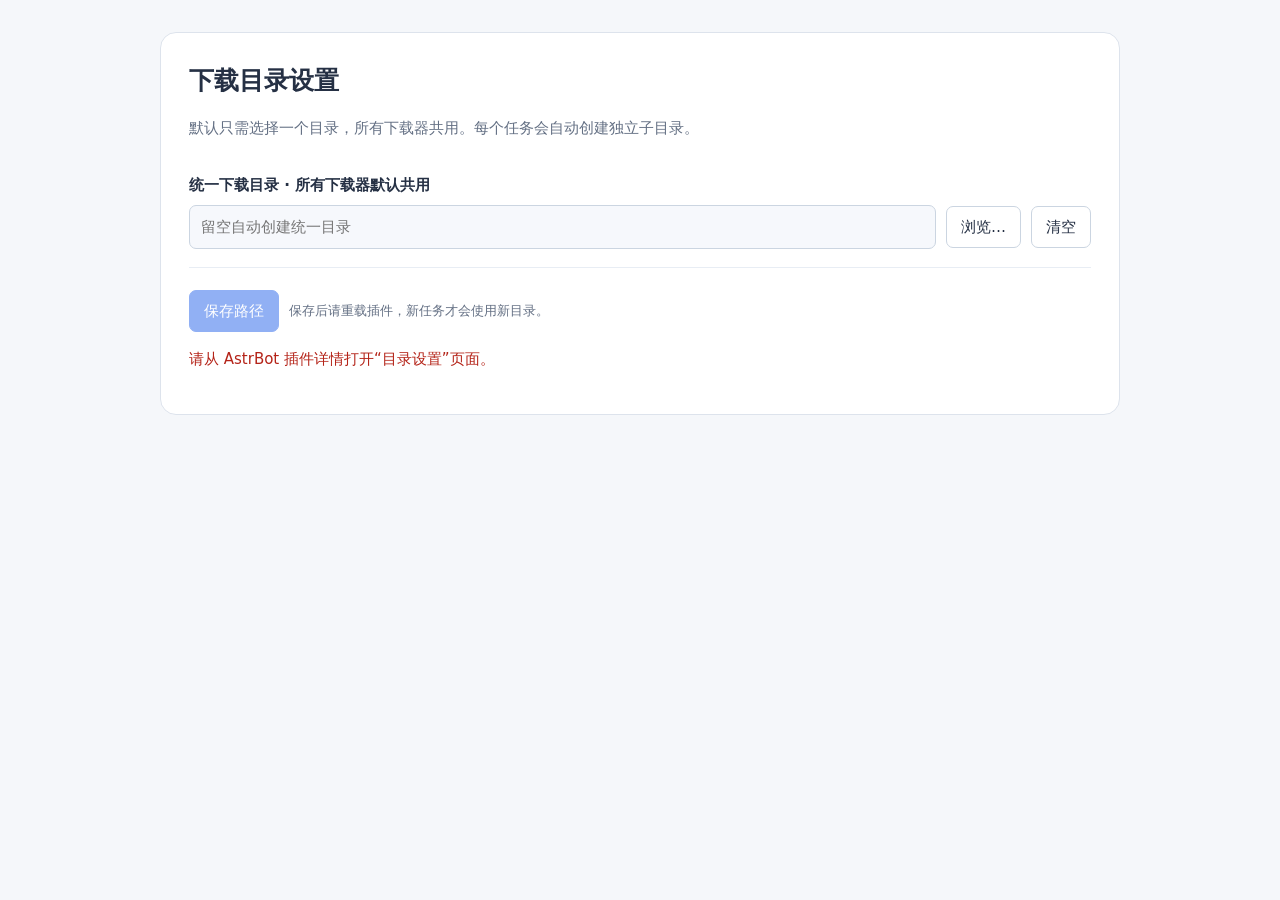
<file: views/paths/index.html>
<!doctype html>
<html lang="zh-CN"><head><meta charset="utf-8"><meta name="viewport" content="width=device-width,initial-scale=1"><title>下载目录设置</title><link rel="stylesheet" href="./style.css"></head>
<body><main>
  <h1>下载目录设置</h1><p class="intro">默认只需选择一个目录，所有下载器共用。每个任务会自动创建独立子目录。</p>
  <div id="shared-fields"></div>
  <section class="options" hidden><label><input id="separate" type="checkbox">为当前下载器设置独立目录（可选）</label><p class="intro">关闭后，当前下载器使用统一下载目录。</p></section>
  <div id="individual-fields" hidden></div><div id="program-fields"></div>
  <footer><button id="save" class="primary" disabled>保存路径</button><span>保存后请重载插件，新任务才会使用新目录。</span></footer>
  <p id="status" role="status">正在连接 AstrBot…</p>
</main>
<dialog id="picker"><form method="dialog"><header><h2 id="picker-title">选择目录</h2><button aria-label="关闭">×</button></header></form>
  <div id="drives"></div><div class="location"><button id="up">上一级</button><input id="location" aria-label="当前目录"><button id="go">前往</button><button id="start-location" hidden>返回起始位置</button></div>
  <p id="browse-status" role="status"></p><div id="entries"></div>
  <footer id="pagination" hidden><button id="previous-page">上一页</button><span id="page-info"></span><button id="next-page">下一页</button></footer>
  <footer><button id="choose" class="primary">使用此目录</button><button id="cancel">取消</button></footer>
</dialog><script type="module" src="./app.js"></script></body></html>
</file>
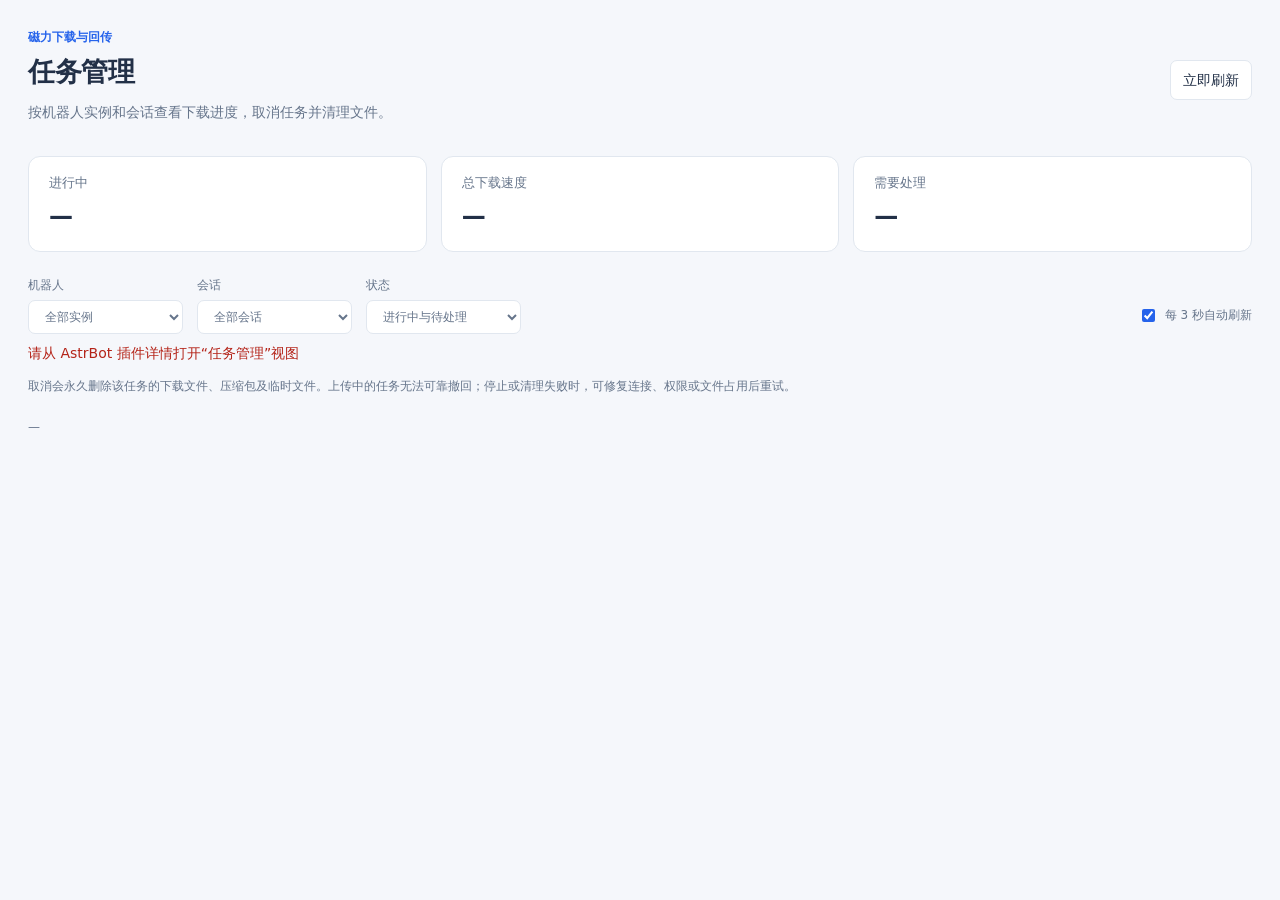
<file: views/tasks/index.html>
<!doctype html>
<html lang="zh-CN"><head><meta charset="utf-8"><meta name="viewport" content="width=device-width,initial-scale=1"><title>磁力任务管理</title><link rel="stylesheet" href="./style.css"></head>
<body><main>
  <header><div><p class="eyebrow">磁力下载与回传</p><h1>任务管理</h1><p class="muted">按机器人实例和会话查看下载进度，取消任务并清理文件。</p></div><button id="refresh">立即刷新</button></header>
  <section class="stats" aria-label="任务概况"><div><span>进行中</span><strong id="active">—</strong></div><div><span>总下载速度</span><strong id="speed">—</strong></div><div><span>需要处理</span><strong id="attention">—</strong></div></section>
  <section class="toolbar"><label>机器人<select id="platform"><option value="">全部实例</option></select></label><label>会话<select id="group"><option value="">全部会话</option></select></label><label>状态<select id="scope"><option value="live">进行中与待处理</option><option value="all">全部（含最近记录）</option><option value="attention">仅需要处理</option></select></label><label class="autorefresh"><input id="auto" type="checkbox" checked>每 3 秒自动刷新</label></section>
  <p id="status" role="status">正在连接 AstrBot…</p><p class="notice">取消会永久删除该任务的下载文件、压缩包及临时文件。上传中的任务无法可靠撤回；停止或清理失败时，可修复连接、权限或文件占用后重试。</p>
  <div id="groups"></div><p id="empty" hidden>当前筛选下没有任务。可切换会话或查看全部记录。</p>
  <footer id="updated">—</footer>
</main>
<dialog id="confirm"><h2 id="confirm-title">取消任务并删除文件？</h2><p id="confirm-name"></p><p id="confirm-description">将停止下载器中的此任务，并永久删除它的下载内容、压缩包和临时文件。此操作不可恢复。</p><p class="muted">其他任务及文件不受影响。已发送的 QQ 文件不会被撤回。</p><div class="dialog-actions"><button id="back">返回</button><button id="confirm-cancel" class="danger">取消并删除文件</button></div></dialog>
<script type="module" src="./app.js"></script></body></html>
</file>
<file: views/paths/style.css>
:root{font:15px/1.6 system-ui,sans-serif;color:#253044;background:#f5f7fa;color-scheme:light}*{box-sizing:border-box}body{margin:0}main{max-width:960px;margin:32px auto;padding:28px;background:#fff;border:1px solid #dde3ec;border-radius:16px}h1{margin:0;font-size:25px}h2{font-size:18px;margin:0}.intro,footer span{color:#647084}section{padding:18px 0;border-bottom:1px solid #e8edf4}label{display:block;font-weight:600;margin-bottom:8px}.row,.location,footer,header{display:flex;align-items:center;gap:10px}input{flex:1;min-width:0;border:1px solid #cbd5e1;border-radius:7px;padding:9px 11px;background:transparent;color:inherit;font:inherit}input[readonly]{background:#f6f8fc}button{font:inherit;border:1px solid #cbd5e1;border-radius:7px;padding:8px 14px;background:#fff;color:inherit;cursor:pointer}button:hover{background:#eef3fa}button:disabled{opacity:.5;cursor:wait}.primary{background:#2563eb;color:white;border-color:#2563eb}.primary:hover{background:#1d4ed8}footer{margin-top:22px;flex-wrap:wrap}footer span{font-size:13px}#status{min-height:24px}.error{color:#b42318}dialog{width:min(760px,95vw);border:1px solid #cbd5e1;border-radius:14px;padding:22px;color:inherit;background:#fff}dialog::backdrop{background:#0f172a66}header{justify-content:space-between}#drives{display:flex;gap:8px;margin:16px 0}#entries{height:310px;overflow:auto;border:1px solid #e1e7ef;border-radius:8px;padding:6px}#entries button{display:block;width:100%;text-align:left;border:0;padding:8px 12px}#browse-status{font-size:13px;color:#647084;min-height:20px}.dark{color:#e2e8f0;background:#101722;color-scheme:dark}.dark main,.dark dialog,.dark button{background:#192333;border-color:#39465b}.dark input[readonly]{background:#142031}.dark section,.dark #entries{border-color:#39465b}.dark button:hover{background:#26364e}.dark .primary{background:#2563eb}.dark .intro,.dark footer span{color:#a7b4c8}@media(max-width:600px){main{margin:0;padding:18px;border:0;border-radius:0}.row{flex-wrap:wrap}.row input{flex-basis:100%}.location{flex-wrap:wrap}.location input{order:3;flex-basis:100%}}
[hidden]{display:none!important}.options label{display:flex;align-items:center;gap:9px;margin:0}.options input[type=checkbox]{flex:none;width:17px;height:17px;padding:0;accent-color:#2563eb}.options p{font-size:13px;margin:8px 0 0}.options{border-bottom:0}#individual-fields{padding:0 16px;border-left:3px solid #dbe7fb;background:#f8faff;border-radius:6px}.dark #individual-fields{background:#142031;border-color:#39465b}
#entries button:disabled{cursor:not-allowed}
</file>
<file: views/tasks/style.css>
:root{font:14px/1.6 system-ui,-apple-system,"Segoe UI",sans-serif;color:#223047;background:#f5f7fb;color-scheme:light;--panel:#fff;--line:#e1e7ef;--muted:#66758b;--blue:#2563eb;--red:#b42318}*{box-sizing:border-box}body{margin:0}main{max-width:1280px;margin:auto;padding:28px}h1{font-size:27px;letter-spacing:-.5px;margin:0}h2{margin:0;font-size:18px}p{margin:8px 0}.eyebrow{color:var(--blue);font-size:12px;font-weight:650;margin:0 0 3px}.muted,footer{color:var(--muted)}header{display:flex;align-items:center;justify-content:space-between;gap:20px}.stats{display:grid;grid-template-columns:repeat(3,1fr);gap:14px;margin:24px 0}.stats>div{border:1px solid var(--line);border-radius:12px;background:var(--panel);padding:16px 20px}.stats span{display:block;color:var(--muted);font-size:13px}.stats strong{font-size:24px;display:block;margin-top:3px}.toolbar{display:flex;align-items:end;gap:14px;flex-wrap:wrap}.toolbar label{font-size:12px;color:var(--muted)}select{display:block;min-width:155px;margin-top:5px}button,select{font:inherit;padding:8px 12px;border:1px solid var(--line);border-radius:7px;background:var(--panel);color:inherit}button{cursor:pointer;font-weight:550;white-space:nowrap}button:hover{border-color:var(--blue)}button:disabled{opacity:.5;cursor:default}.autorefresh{display:flex;align-items:center;gap:7px;padding-bottom:9px;margin-left:auto}input[type=checkbox]{accent-color:var(--blue)}#status{min-height:22px;color:var(--blue)}#status.error{color:var(--red)}.notice{font-size:12px;color:var(--muted);margin:12px 0 22px}.group{background:var(--panel);border:1px solid var(--line);border-radius:12px;overflow:hidden;margin-bottom:18px}.group-heading{display:flex;align-items:center;justify-content:space-between;padding:14px 18px;border-bottom:1px solid var(--line)}.group-heading small{display:block;font-size:12px;color:var(--muted);font-weight:400}.count{font-size:12px;color:var(--muted)}.table-wrap{overflow-x:auto}table{border-collapse:collapse;width:100%;min-width:780px}th{font-size:12px;color:var(--muted);text-align:left;font-weight:550;padding:10px 16px;background:color-mix(in srgb,var(--line) 20%,var(--panel))}td{padding:14px 16px;border-top:1px solid var(--line);vertical-align:top;font-size:13px}.resource{font-weight:600;max-width:340px;overflow-wrap:anywhere}.detail{font-size:11px;color:var(--muted);margin-top:4px;overflow-wrap:anywhere}.badge{display:inline-block;border-radius:5px;padding:2px 7px;font-size:12px;background:#eff6ff;color:#1d4ed8;white-space:nowrap}.badge.attention{background:#fff1ed;color:#b42318}.badge.finished{background:#edf8f0;color:#237544}.error-detail{max-width:300px;color:var(--red);font-size:12px;margin-top:6px}.progress{width:165px;height:5px;background:var(--line);border-radius:5px;overflow:hidden;margin:8px 0}.progress span{display:block;height:100%;background:var(--blue)}.danger{color:var(--red);border-color:#edc8c5}.dialog-actions{display:flex;justify-content:flex-end;gap:10px;margin-top:24px}dialog{max-width:480px;width:calc(100vw - 36px);border:1px solid var(--line);border-radius:14px;padding:25px;color:inherit;background:var(--panel)}dialog::backdrop{background:#12213a66}#confirm-name{font-weight:600;overflow-wrap:anywhere}#empty{background:var(--panel);border:1px dashed var(--line);border-radius:12px;text-align:center;padding:55px 20px;color:var(--muted)}footer{font-size:12px;margin-top:20px}.dark{color-scheme:dark;color:#e1e8f4;background:#111925;--panel:#1b2636;--line:#344259;--muted:#a3b1c6;--blue:#8cb4ff;--red:#ffb4a6}.dark .badge{background:#223b60;color:#b2d0ff}.dark .badge.attention{background:#492d2a;color:#ffc7b8}.dark .badge.finished{background:#233e32;color:#a4dfb9}.dark .danger{border-color:#76514d}@media(max-width:700px){main{padding:18px}.stats{gap:8px}.stats>div{padding:12px}.stats strong{font-size:19px}.toolbar label{flex:1}select{min-width:0;width:100%}.autorefresh{margin-left:0;flex-basis:100%}header{align-items:flex-start}.muted{font-size:12px}}
</file>
